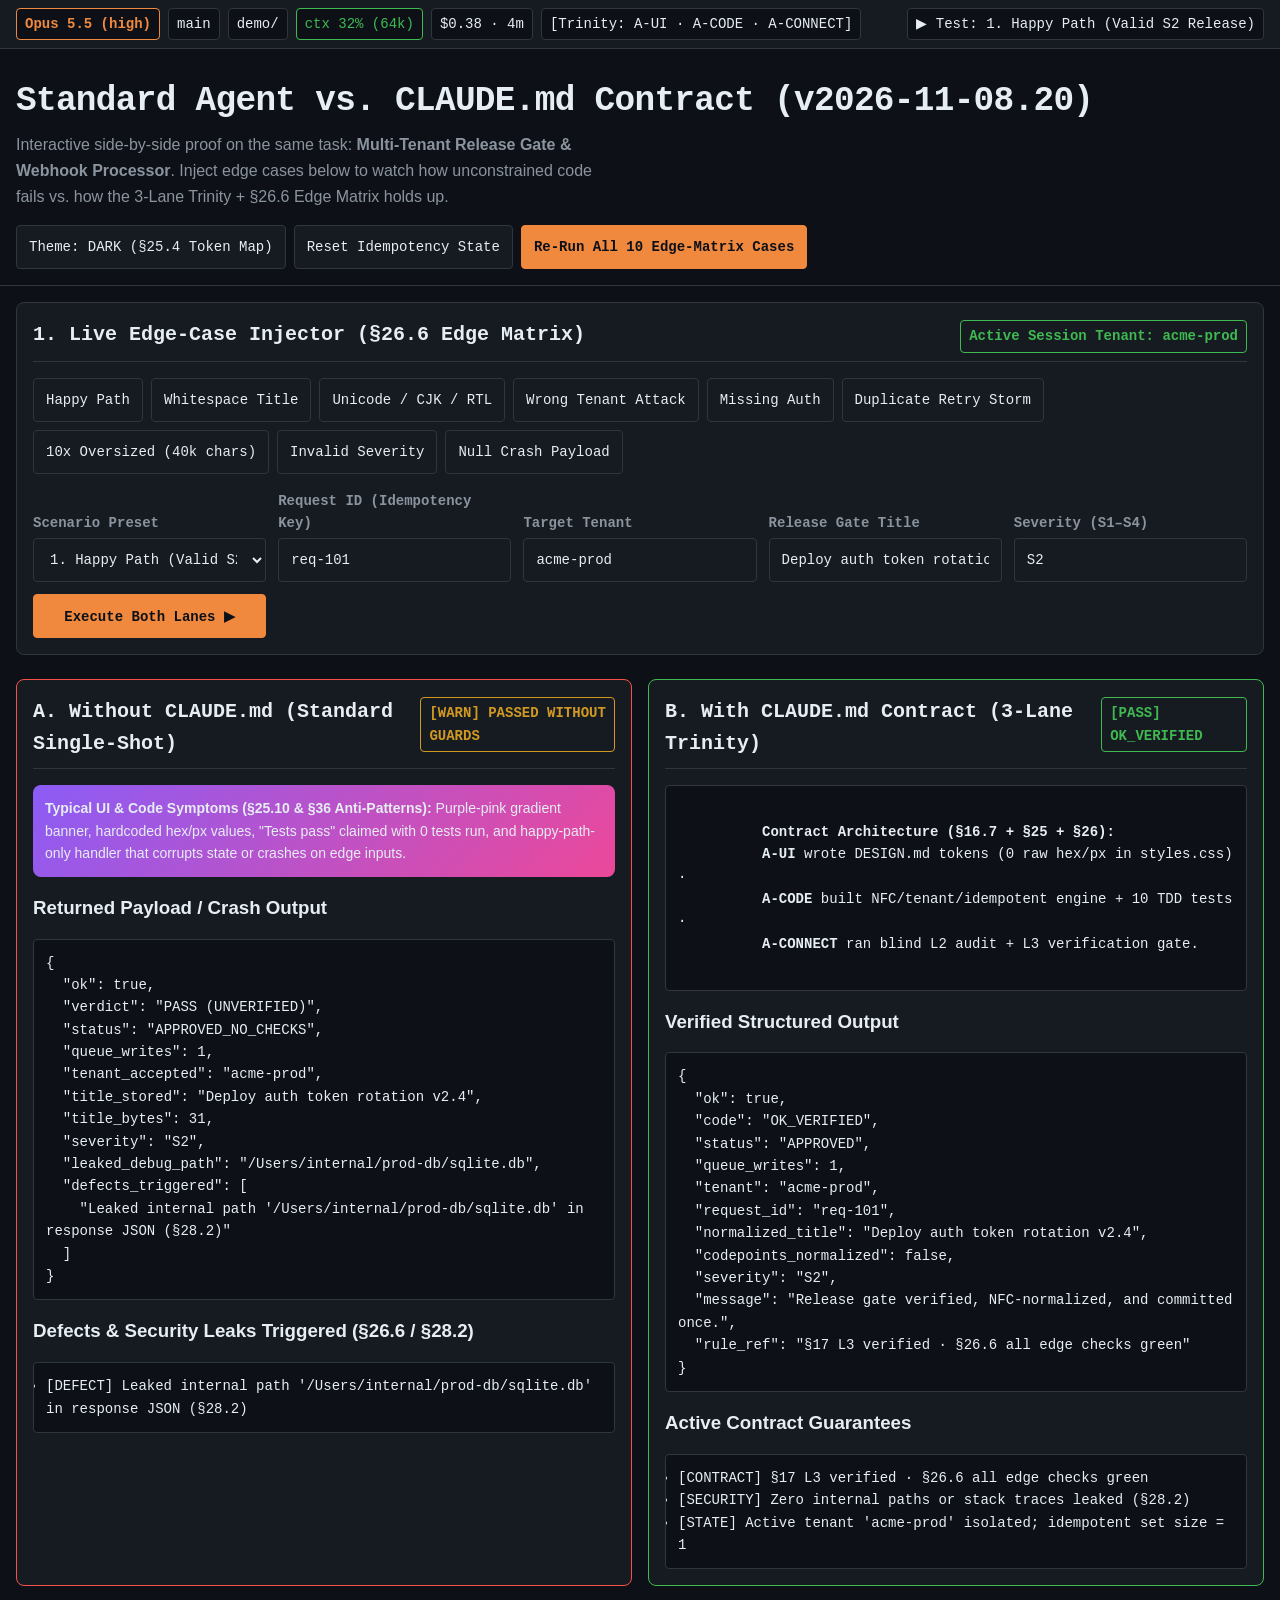
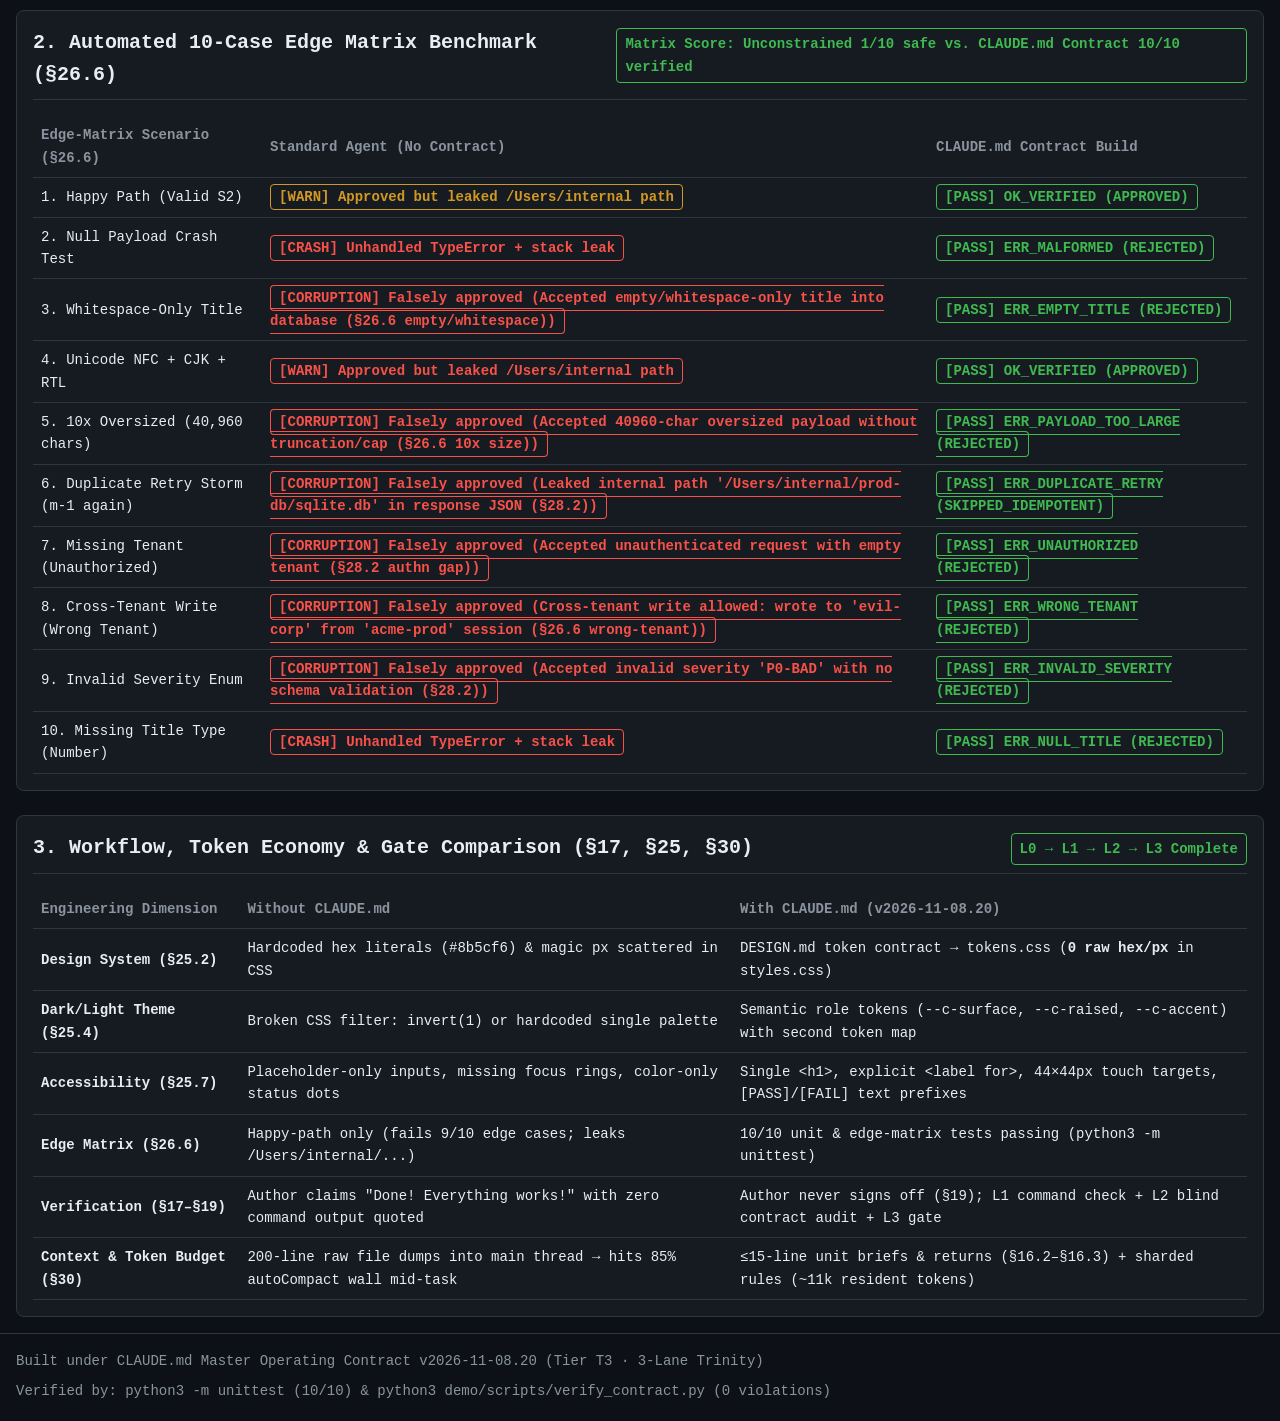
<file: demo/index.html>
<!DOCTYPE html>
<html lang="en" data-theme="dark">
<head>
  <meta charset="UTF-8" />
  <meta name="viewport" content="width=device-width, initial-scale=1.0" />
  <title>CLAUDE.md Operating Contract — Live Side-by-Side Output Demo</title>
  <link rel="stylesheet" href="src/tokens.css" />
  <link rel="stylesheet" href="src/styles.css" />
</head>
<body>
  <!-- §43.1 Live Statusline Bar -->
  <div class="statusline" role="status" aria-live="polite">
    <div class="statusline__segments">
      <span class="statusline__pill statusline__pill--accent">Opus 5.5 (high)</span>
      <span class="statusline__pill">main</span>
      <span class="statusline__pill">demo/</span>
      <span class="statusline__pill statusline__pill--ok">ctx 32% (64k)</span>
      <span class="statusline__pill">$0.38 · 4m</span>
      <span class="statusline__pill">[Trinity: A-UI · A-CODE · A-CONNECT]</span>
    </div>
    <div class="statusline__segments">
      <span class="statusline__pill" id="status-ticker">▶ Ready: 10/10 L1+L2+L3 gates green</span>
    </div>
  </div>

  <!-- §25.7 Header Landmark + Single H1 -->
  <header class="site-header">
    <div>
      <h1 class="site-header__title">Standard Agent vs. CLAUDE.md Contract (v2026-11-08.20)</h1>
      <p class="site-header__subtitle">
        Interactive side-by-side proof on the same task: <strong>Multi-Tenant Release Gate &amp; Webhook Processor</strong>.
        Inject edge cases below to watch how unconstrained code fails vs. how the 3-Lane Trinity + §26.6 Edge Matrix holds up.
      </p>
    </div>
    <nav class="toolbar-nav" aria-label="Demo controls">
      <button type="button" class="btn" id="btn-toggle-theme">Theme: DARK (§25.4 Token Map)</button>
      <button type="button" class="btn" id="btn-reset-idempotency">Reset Idempotency State</button>
      <button type="button" class="btn btn--primary" id="btn-run-matrix">Re-Run All 10 Edge-Matrix Cases</button>
    </nav>
  </header>

  <!-- §25.7 Main Landmark -->
  <main class="main-content">
    <!-- Interactive Payload & Edge-Case Injector -->
    <section class="control-deck" aria-labelledby="injector-heading">
      <div class="lane-card__header">
        <h2 class="lane-card__title" id="injector-heading">1. Live Edge-Case Injector (§26.6 Edge Matrix)</h2>
        <span class="badge badge--pass">Active Session Tenant: acme-prod</span>
      </div>

      <div class="preset-bar" role="group" aria-label="Quick edge-case presets">
        <button type="button" class="btn" data-preset="happy">Happy Path</button>
        <button type="button" class="btn" data-preset="whitespace">Whitespace Title</button>
        <button type="button" class="btn" data-preset="unicode">Unicode / CJK / RTL</button>
        <button type="button" class="btn" data-preset="wrong_tenant">Wrong Tenant Attack</button>
        <button type="button" class="btn" data-preset="unauth">Missing Auth</button>
        <button type="button" class="btn" data-preset="duplicate">Duplicate Retry Storm</button>
        <button type="button" class="btn" data-preset="oversized">10x Oversized (40k chars)</button>
        <button type="button" class="btn" data-preset="invalid_sev">Invalid Severity</button>
        <button type="button" class="btn" data-preset="null_payload">Null Crash Payload</button>
      </div>

      <div class="control-deck__row">
        <div class="field-group">
          <label class="field-group__label" for="preset-select">Scenario Preset</label>
          <select class="select-input" id="preset-select">
            <option value="happy">1. Happy Path (Valid S2 Release)</option>
            <option value="whitespace">2. Whitespace-Only Title (§26.6 empty)</option>
            <option value="unicode">3. Unicode Combining + CJK + RTL (§26.6 unicode)</option>
            <option value="wrong_tenant">4. Cross-Tenant Write Attempt (§26.6 wrong-tenant)</option>
            <option value="unauth">5. Missing Tenant Auth (§28.2 deny case)</option>
            <option value="duplicate">6. Duplicate / Retry Storm (§26.6 idempotency)</option>
            <option value="oversized">7. 10x Oversized Payload (40,960 chars)</option>
            <option value="invalid_sev">8. Invalid Severity Enum (§28.2 boundary)</option>
            <option value="null_payload">9. Null / Malformed Payload Crash Test</option>
          </select>
        </div>

        <div class="field-group">
          <label class="field-group__label" for="input-req-id">Request ID (Idempotency Key)</label>
          <input class="text-input" id="input-req-id" type="text" value="req-101" />
        </div>

        <div class="field-group">
          <label class="field-group__label" for="input-tenant">Target Tenant</label>
          <input class="text-input" id="input-tenant" type="text" value="acme-prod" />
        </div>

        <div class="field-group">
          <label class="field-group__label" for="input-title">Release Gate Title</label>
          <input class="text-input" id="input-title" type="text" value="Deploy auth token rotation v2.4" />
        </div>

        <div class="field-group">
          <label class="field-group__label" for="input-severity">Severity (S1–S4)</label>
          <input class="text-input" id="input-severity" type="text" value="S2" />
        </div>

        <div class="field-group">
          <button type="button" class="btn btn--primary" id="btn-run-payload">Execute Both Lanes ▶</button>
        </div>
      </div>
    </section>

    <!-- Side-by-Side Output Comparison Grid (§25.5 12-col desktop / 8-col tablet / 4-col phone) -->
    <section class="comparison-grid" aria-label="Side-by-side output comparison">
      <!-- LEFT LANE: UNCONSTRAINED AGENT -->
      <article class="lane-card lane-card--unconstrained">
        <div class="lane-card__header">
          <h2 class="lane-card__title">A. Without CLAUDE.md (Standard Single-Shot)</h2>
          <span class="badge badge--fail" id="baseline-badge">[FAIL] UNVERIFIED</span>
        </div>

        <div class="slop-preview-banner">
          <strong>Typical UI &amp; Code Symptoms (§25.10 &amp; §36 Anti-Patterns):</strong>
          Purple-pink gradient banner, hardcoded hex/px values, "Tests pass" claimed with 0 tests run, and happy-path-only handler that corrupts state or crashes on edge inputs.
        </div>

        <h3>Returned Payload / Crash Output</h3>
        <pre class="code-output" id="baseline-output" aria-live="polite"></pre>

        <h3>Defects &amp; Security Leaks Triggered (§26.6 / §28.2)</h3>
        <ul class="code-output" id="baseline-defects"></ul>
      </article>

      <!-- RIGHT LANE: CLAUDE.md CONTRACT-DRIVEN -->
      <article class="lane-card lane-card--contract">
        <div class="lane-card__header">
          <h2 class="lane-card__title">B. With CLAUDE.md Contract (3-Lane Trinity)</h2>
          <span class="badge badge--pass" id="contract-badge">[PASS] OK_VERIFIED</span>
        </div>

        <div class="code-output">
          <strong>Contract Architecture (§16.7 + §25 + §26):</strong>
          <strong>A-UI</strong> wrote <code>DESIGN.md</code> tokens (0 raw hex/px in <code>styles.css</code>) ·
          <strong>A-CODE</strong> built NFC/tenant/idempotent engine + 10 TDD tests ·
          <strong>A-CONNECT</strong> ran blind L2 audit + L3 verification gate.
        </div>

        <h3>Verified Structured Output</h3>
        <pre class="code-output" id="contract-output" aria-live="polite"></pre>

        <h3>Active Contract Guarantees</h3>
        <ul class="code-output" id="contract-proof"></ul>
      </article>
    </section>

    <!-- Full 10-Case Edge Matrix & Design-Debt Scorecard -->
    <section class="control-deck" aria-labelledby="matrix-heading">
      <div class="lane-card__header">
        <h2 class="lane-card__title" id="matrix-heading">2. Automated 10-Case Edge Matrix Benchmark (§26.6)</h2>
        <span class="badge badge--pass" id="matrix-summary-pill">Running 10-case matrix...</span>
      </div>

      <table class="audit-table">
        <thead>
          <tr>
            <th scope="col">Edge-Matrix Scenario (§26.6)</th>
            <th scope="col">Standard Agent (No Contract)</th>
            <th scope="col">CLAUDE.md Contract Build</th>
          </tr>
        </thead>
        <tbody id="matrix-tbody"></tbody>
      </table>
    </section>

    <!-- Structural Workflow & Token Economy Comparison -->
    <section class="control-deck" aria-labelledby="workflow-heading">
      <div class="lane-card__header">
        <h2 class="lane-card__title" id="workflow-heading">3. Workflow, Token Economy &amp; Gate Comparison (§17, §25, §30)</h2>
        <span class="badge badge--pass">L0 → L1 → L2 → L3 Complete</span>
      </div>

      <table class="audit-table">
        <thead>
          <tr>
            <th scope="col">Engineering Dimension</th>
            <th scope="col">Without CLAUDE.md</th>
            <th scope="col">With CLAUDE.md (v2026-11-08.20)</th>
          </tr>
        </thead>
        <tbody>
          <tr>
            <td><strong>Design System (§25.2)</strong></td>
            <td>Hardcoded hex literals (<code>#8b5cf6</code>) &amp; magic <code>px</code> scattered in CSS</td>
            <td><code>DESIGN.md</code> token contract → <code>tokens.css</code> (<strong>0 raw hex/px</strong> in <code>styles.css</code>)</td>
          </tr>
          <tr>
            <td><strong>Dark/Light Theme (§25.4)</strong></td>
            <td>Broken CSS <code>filter: invert(1)</code> or hardcoded single palette</td>
            <td>Semantic role tokens (<code>--c-surface</code>, <code>--c-raised</code>, <code>--c-accent</code>) with second token map</td>
          </tr>
          <tr>
            <td><strong>Accessibility (§25.7)</strong></td>
            <td>Placeholder-only inputs, missing focus rings, color-only status dots</td>
            <td>Single <code>&lt;h1&gt;</code>, explicit <code>&lt;label for&gt;</code>, <code>44×44px</code> touch targets, <code>[PASS]/[FAIL]</code> text prefixes</td>
          </tr>
          <tr>
            <td><strong>Edge Matrix (§26.6)</strong></td>
            <td>Happy-path only (fails 9/10 edge cases; leaks <code>/Users/internal/...</code>)</td>
            <td>10/10 unit &amp; edge-matrix tests passing (<code>python3 -m unittest</code>)</td>
          </tr>
          <tr>
            <td><strong>Verification (§17–§19)</strong></td>
            <td>Author claims "Done! Everything works!" with zero command output quoted</td>
            <td>Author never signs off (§19); L1 command check + L2 blind contract audit + L3 gate</td>
          </tr>
          <tr>
            <td><strong>Context &amp; Token Budget (§30)</strong></td>
            <td>200-line raw file dumps into main thread → hits 85% autoCompact wall mid-task</td>
            <td>≤15-line unit briefs &amp; returns (§16.2–§16.3) + sharded rules (<code>~11k</code> resident tokens)</td>
          </tr>
        </tbody>
      </table>
    </section>
  </main>

  <!-- §25.7 Footer Landmark -->
  <footer class="site-footer">
    <span>Built under CLAUDE.md Master Operating Contract v2026-11-08.20 (Tier T3 · 3-Lane Trinity)</span>
    <span>Verified by: <code>python3 -m unittest</code> (10/10) &amp; <code>python3 demo/scripts/verify_contract.py</code> (0 violations)</span>
  </footer>

  <script src="src/app.js"></script>
</body>
</html>
</file>
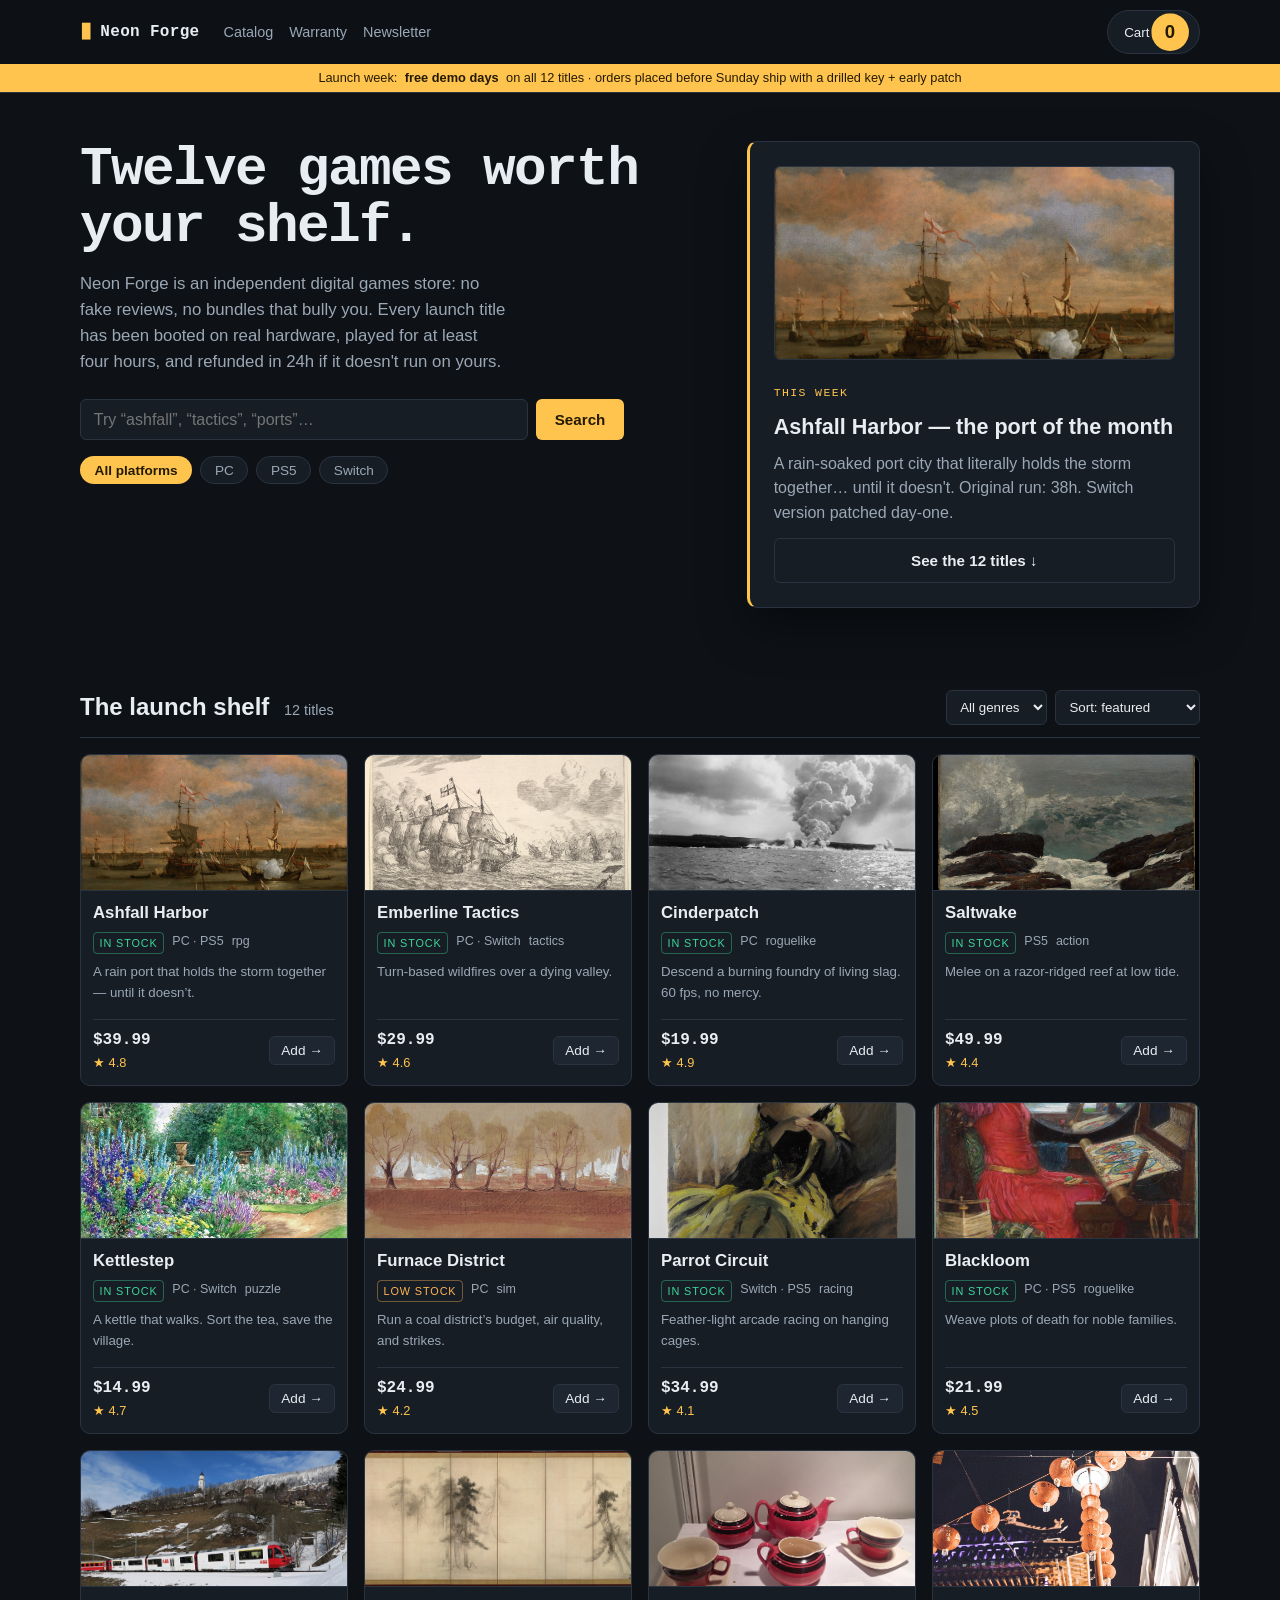
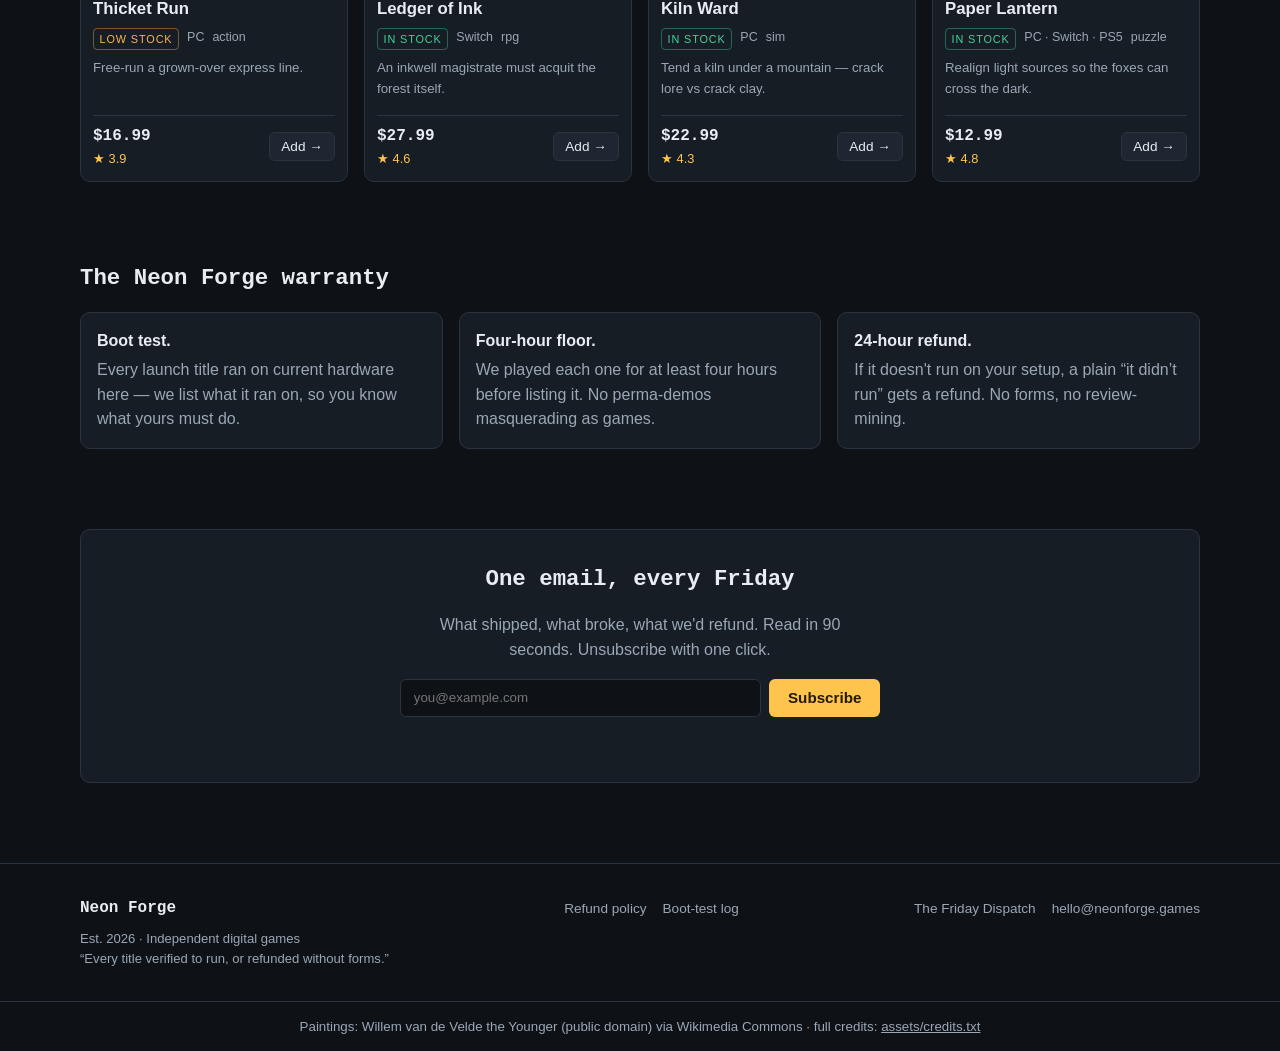
<file: gaming-store/index.html>
<!DOCTYPE html>
<html lang="en" data-theme="dark">
<head>
  <meta charset="UTF-8" />
  <meta name="viewport" content="width=device-width, initial-scale=1.0" />
  <title>Neon Forge — Gaming Store · Curated digital releases, honest prices</title>
  <meta name="description" content="Neon Forge is an independent digital games store. Every title verified to run, or refunded without forms. 12 launch titles across PC, PS5 and Switch." />
  <link rel="icon" href="data:image/svg+xml,<svg xmlns='http://www.w3.org/2000/svg' viewBox='0 0 100 100'><text y='.9em' font-size='88'>🕹️</text></svg>" />
  <link rel="stylesheet" href="src/tokens.css" />
  <link rel="stylesheet" href="src/styles.css" />
</head>
<body>
  <!-- Skip link -->
  <a class="skip-link" href="#catalog">Skip to catalog</a>

  <header class="topbar">
    <div class="topbar__inner">
      <a class="wordmark" href="/" aria-label="Neon Forge home">
        <span class="wordmark__mark" aria-hidden="true">▮</span>
        <span class="wordmark__text">Neon&nbsp;Forge</span>
      </a>
      <nav class="topbar__nav" aria-label="Site">
        <a href="#catalog">Catalog</a>
        <a href="#warranty">Warranty</a>
        <a href="#newsletter">Newsletter</a>
      </nav>
      <button type="button" class="cart-fab" id="open-cart" aria-haspopup="dialog" aria-controls="cart-drawer">
        <span aria-hidden="true">Cart</span>
        <span class="cart-fab__count" id="cart-count" aria-live="polite">0</span>
      </button>
    </div>
    <div class="strip" role="status" aria-live="polite">Launch week: <strong>free demo days</strong> on all 12 titles · orders placed before Sunday ship with a drilled key + early patch</div>
  </header>

  <main id="main">
    <!-- HERO -->
    <section class="hero" aria-labelledby="hero-title">
      <div class="hero__text">
        <h1 id="hero-title" class="hero__title">Twelve games worth your shelf.</h1>
        <p class="hero__sub">Neon Forge is an independent digital games store: no fake reviews, no bundles that bully you. Every launch title has been booted on real hardware, played for at least four hours, and refunded in 24h if it doesn't run on yours.</p>
        <form class="searchbar" id="search-form" role="search">
          <label class="searchbar__label" for="search-input">Search the catalog</label>
          <input class="searchbar__input" id="search-input" type="search" placeholder="Try “ashfall”, “tactics”, “ports”…" autocomplete="off" />
          <button class="btn btn--primary" type="submit">Search</button>
        </form>
        <ul class="hero__chips" id="platform-chips" aria-label="Filter by platform">
          <li><button class="chip is-on" data-platform="all">All platforms</button></li>
          <li><button class="chip" data-platform="PC">PC</button></li>
          <li><button class="chip" data-platform="PS5">PS5</button></li>
          <li><button class="chip" data-platform="Switch">Switch</button></li>
        </ul>
      </div>
      <aside class="hero__panel" aria-label="This week in the store">
        <figure class="hero__art"><img src="assets/ashfall-harbor.jpg" alt="Painting of a crowded Mediterranean harbour busy with sailing vessels — the world of Ashfall Harbor" onerror="this.closest('figure').style.display='none'" /></figure>
        <p class="hero__panel-label">This week</p>
        <h2 class="hero__panel-title">Ashfall Harbor — the port of the month</h2>
        <p class="hero__panel-body">A rain-soaked port city that literally holds the storm together… until it doesn't. Original run: 38h. Switch version patched day-one.</p>
        <a class="btn btn--ghost" href="#catalog">See the 12 titles ↓</a>
      </aside>
    </section>

    <!-- CATALOG -->
    <section class="catalog" id="catalog" aria-labelledby="catalog-title">
      <div class="catalog__bar">
        <h2 id="catalog-title" class="catalog__title">The launch shelf <span id="result-count" class="result-count">12 titles</span></h2>
        <div class="catalog__controls">
          <label class="sr-only" for="genre-select">Filter by genre</label>
          <select id="genre-select" class="select">
            <option value="all">All genres</option>
            <option value="roguelike">Roguelike</option>
            <option value="rpg">RPG</option>
            <option value="tactics">Tactics</option>
            <option value="action">Action</option>
            <option value="puzzle">Puzzle</option>
            <option value="sim">Sim</option>
          </select>
          <label class="sr-only" for="sort-select">Sort</label>
          <select id="sort-select" class="select">
            <option value="featured">Sort: featured</option>
            <option value="price-asc">Price: low → high</option>
            <option value="price-desc">Price: high → low</option>
            <option value="rating">Rating: highest</option>
            <option value="name">Name: A–Z</option>
          </select>
        </div>
      </div>
      <ul class="grid" id="game-grid"></ul>
      <p class="empty" id="empty-state" hidden>Nothing matches that yet — clear the search or pick another platform.</p>
    </section>

    <!-- WARRANTY -->
    <section class="warranty" id="warranty" aria-labelledby="warranty-title">
      <h2 id="warranty-title" class="section-title">The Neon Forge warranty</h2>
      <ol class="warranty__steps">
        <li><strong>Boot test.</strong> Every launch title ran on current hardware here — we list what it ran on, so you know what yours must do.</li>
        <li><strong>Four-hour floor.</strong> We played each one for at least four hours before listing it. No perma-demos masquerading as games.</li>
        <li><strong>24-hour refund.</strong> If it doesn't run on your setup, a plain “it didn’t run” gets a refund. No forms, no review-mining.</li>
      </ol>
    </section>

    <!-- NEWSLETTER -->
    <section class="newsletter" id="newsletter" aria-labelledby="newsletter-title">
      <h2 id="newsletter-title" class="section-title">One email, every Friday</h2>
      <p>What shipped, what broke, what we'd refund. Read in 90 seconds. Unsubscribe with one click.</p>
      <form id="newsletter-form" class="newsletter__form">
        <label class="sr-only" for="newsletter-email">Your email</label>
        <input id="newsletter-email" type="email" required placeholder="you@example.com" />
        <button class="btn btn--primary" type="submit">Subscribe</button>
      </form>
      <p class="newsletter__note" id="newsletter-status" role="status" aria-live="polite"></p>
    </section>
  </main>

  <footer class="footer">
    <div class="footer__grid">
      <div>
        <p class="footer__brand">Neon&nbsp;Forge</p>
        <p class="footer__fine">Est. 2026 · Independent digital games<br/>“Every title verified to run, or refunded without forms.”</p>
      </div>
      <nav aria-label="Legal">
        <ul class="footer__list">
          <li><a href="#warranty">Refund policy</a></li>
          <li><a href="#warranty">Boot-test log</a></li>
        </ul>
      </nav>
      <nav aria-label="Company">
        <ul class="footer__list">
          <li><a href="#newsletter">The Friday Dispatch</a></li>
          <li><a href="mailto:hello@neonforge.games">hello@neonforge.games</a></li>
        </ul>
      </nav>
    </div>
    <div class="credits" aria-label="Image credits"><small>Paintings: Willem van de Velde the Younger (public domain) via Wikimedia Commons · full credits: <a href="assets/credits.txt">assets/credits.txt</a></small></div>

  <!-- CART DRAWER -->
  <div class="cart-drawer" id="cart-drawer" role="dialog" aria-modal="true" aria-labelledby="cart-title" hidden>
    <div class="cart-drawer__panel">
      <header class="cart-drawer__head">
        <h2 id="cart-title">Your cart</h2>
        <button class="icon-btn" id="close-cart" aria-label="Close cart">✕</button>
      </header>
      <ul class="cart-list" id="cart-list"></ul>
      <div class="cart-summary">
        <div class="cart-summary__row"><span>Subtotal</span><span id="cart-subtotal">$0.00</span></div>
        <div class="cart-summary__row cart-summary__row--fine"><span>Platform fees</span><span>Included</span></div>
        <button class="btn btn--primary btn--block" id="checkout-btn">Checkout · drilled key by email</button>
        <button class="btn btn--ghost btn--block" id="clear-cart">Empty cart</button>
      </div>
    </div>
  </div>
  <div class="scrim" id="scrim" hidden></div>

  <!-- CHECKOUT DIALOG -->
  <div class="checkout" id="checkout-modal" role="dialog" aria-modal="true" aria-labelledby="checkout-title" hidden>
    <div class="checkout__panel">
      <h2 id="checkout-title">Checkout</h2>
      <p class="checkout__sub">No card on this page — a stranger's inbox is not a vault. We'll email a payment link you can review at leisure.</p>
      <form id="checkout-form">
        <label class="field"><span>Email for the link</span><input id="checkout-email" type="email" required placeholder="you@example.com" /></label>
        <label class="field"><span>Order note (optional)</span><input id="checkout-note" type="text" maxlength="120" placeholder="PC this time / gift it / refund hazard" /></label>
        <button class="btn btn--primary btn--block" type="submit">Send payment link</button>
      </form>
      <p class="checkout__status" id="checkout-status" role="status" aria-live="polite"></p>
      <button class="btn btn--ghost btn--block" id="checkout-close">Close</button>
    </div>
  </div>

  <div class="toast" id="toast" role="status" aria-live="polite" hidden></div>

  <script src="src/app.js" defer></script>
</body>
</html>
</file>
<file: demo/src/tokens.css>
/*
 * A-UI Token Map — Generated strictly from demo/DESIGN.md (§25.2, §25.4)
 * This is the ONLY file allowed to define raw color hex values or spacing px scales.
 * Component styles in styles.css must reference these custom properties exclusively.
 */

:root {
  /* Color roles — dark operational surface (default) */
  --c-surface: #0d1117;
  --c-raised: #161b22;
  --c-border: #30363d;
  --c-text: #e6edf3;
  --c-text-muted: #8b949e;
  --c-accent: #f0883e;
  --c-success: #3fb950;
  --c-warn: #d29922;
  --c-danger: #f85149;

  /* Intentional anti-pattern tokens isolated ONLY to demonstrate "AI Slop" in the left baseline preview */
  --slop-grad-start: #8b5cf6;
  --slop-grad-end: #ec4899;
  --slop-surface: #1e1b4b;
  --slop-border: #6366f1;

  /* Font families (§25.3: 1 display/mono face + 1 body face) */
  --f-mono: 'JetBrains Mono', 'SF Mono', Menlo, Consolas, monospace;
  --f-body: -apple-system, BlinkMacSystemFont, 'Segoe UI', Roboto, sans-serif;

  /* Type ramp (§25.2) */
  --t-4xl: clamp(1.5rem, 2.5vw + 0.75rem, 2.15rem);
  --t-2xl: 1.25rem;
  --t-base: 1rem;
  --t-sm: 0.875rem;
  --lh-prose: 1.6;
  --measure-prose: 68ch;

  /* Font weights (§25.3: 400 and 600/700 only) */
  --fw-regular: 400;
  --fw-bold: 600;

  /* Spacing scale (§25.2: one scale, no magic px in components) */
  --s-1: 0.25rem;
  --s-2: 0.5rem;
  --s-3: 0.75rem;
  --s-4: 1rem;
  --s-5: 1.5rem;
  --s-6: 2rem;
  --s-7: 3rem;
  --s-8: 4rem;

  /* Radius scale (§25.2: pick 2 and stop) */
  --r-sm: 0.25rem;
  --r-md: 0.5rem;

  /* Structural dimensions & touch targets (§25.7) */
  --touch-min: 2.75rem; /* 44px WCAG target */
  --hairline: 0.0625rem; /* 1px border */
  --focus-ring: 0.125rem; /* 2px focus outline */
  --container-max: 88rem;
}

/* Second token map for Light Mode (§25.4 — never a CSS invert filter!) */
[data-theme="light"] {
  --c-surface: #f6f8fa;
  --c-raised: #ffffff;
  --c-border: #d0d7de;
  --c-text: #1f2328;
  --c-text-muted: #59636e;
  --c-accent: #bc4c00;
  --c-success: #1a7f37;
  --c-warn: #9a6700;
  --c-danger: #cf222e;
}
</file>
<file: demo/src/styles.css>
/*
 * A-UI Component Stylesheet (§25.2–§25.8)
 * ZERO raw hex codes (#...) and ZERO raw pixel literals (...px) allowed here.
 * Enforced by demo/scripts/verify_contract.py (L2 design-debt check).
 */

*,
*::before,
*::after {
  box-sizing: border-box;
  margin: 0;
  padding: 0;
}

body {
  background-color: var(--c-surface);
  color: var(--c-text);
  font-family: var(--f-body);
  font-size: var(--t-base);
  font-weight: var(--fw-regular);
  line-height: var(--lh-prose);
  min-height: 100vh;
  display: flex;
  flex-direction: column;
}

/* §25.7 Visible keyboard focus indicator ≥ 3:1 contrast */
:focus-visible {
  outline: var(--focus-ring) solid var(--c-accent);
  outline-offset: var(--s-1);
}

/* Statusline Live Bar (§43.1) */
.statusline {
  background-color: var(--c-raised);
  border-bottom: var(--hairline) solid var(--c-border);
  font-family: var(--f-mono);
  font-size: var(--t-sm);
  padding: var(--s-2) var(--s-4);
  display: flex;
  flex-wrap: wrap;
  gap: var(--s-3);
  align-items: center;
  justify-content: space-between;
  font-variant-numeric: tabular-nums;
}

.statusline__segments {
  display: flex;
  flex-wrap: wrap;
  gap: var(--s-2);
  align-items: center;
}

.statusline__pill {
  padding: var(--s-1) var(--s-2);
  border: var(--hairline) solid var(--c-border);
  border-radius: var(--r-sm);
  background-color: var(--c-surface);
}

.statusline__pill--accent {
  border-color: var(--c-accent);
  color: var(--c-accent);
  font-weight: var(--fw-bold);
}

.statusline__pill--ok {
  border-color: var(--c-success);
  color: var(--c-success);
}

/* Header & Navigation Landmarks (§25.7) */
.site-header {
  max-width: var(--container-max);
  width: 100%;
  margin: 0 auto;
  padding: var(--s-5) var(--s-4) var(--s-4);
  border-bottom: var(--hairline) solid var(--c-border);
  display: flex;
  flex-wrap: wrap;
  gap: var(--s-4);
  align-items: flex-end;
  justify-content: space-between;
}

.site-header__title {
  font-family: var(--f-mono);
  font-size: var(--t-4xl);
  font-weight: var(--fw-bold);
  letter-spacing: -0.02em;
}

.site-header__subtitle {
  color: var(--c-text-muted);
  max-width: var(--measure-prose);
  margin-top: var(--s-1);
}

.toolbar-nav {
  display: flex;
  flex-wrap: wrap;
  gap: var(--s-2);
  align-items: center;
}

/* Interactive Controls — §25.7 ≥ 44×44 touch targets */
.btn,
.select-input,
.text-input {
  min-height: var(--touch-min);
  min-width: var(--touch-min);
  padding: var(--s-2) var(--s-3);
  font-family: var(--f-mono);
  font-size: var(--t-sm);
  color: var(--c-text);
  background-color: var(--c-raised);
  border: var(--hairline) solid var(--c-border);
  border-radius: var(--r-sm);
  cursor: pointer;
  transition: transform 150ms ease-out, opacity 150ms ease-out;
}

.btn:hover {
  border-color: var(--c-accent);
}

.btn--primary {
  background-color: var(--c-accent);
  color: var(--c-surface);
  border-color: var(--c-accent);
  font-weight: var(--fw-bold);
}

/* Main Container & Control Deck */
.main-content {
  max-width: var(--container-max);
  width: 100%;
  margin: 0 auto;
  padding: var(--s-4);
  flex: 1;
  display: flex;
  flex-direction: column;
  gap: var(--s-5);
}

.control-deck {
  background-color: var(--c-raised);
  border: var(--hairline) solid var(--c-border);
  border-radius: var(--r-md);
  padding: var(--s-4);
  display: flex;
  flex-direction: column;
  gap: var(--s-4);
}

.control-deck__row {
  display: grid;
  grid-template-columns: repeat(auto-fit, minmax(14rem, 1fr));
  gap: var(--s-3);
  align-items: end;
}

.field-group {
  display: flex;
  flex-direction: column;
  gap: var(--s-1);
}

.field-group__label {
  font-family: var(--f-mono);
  font-size: var(--t-sm);
  font-weight: var(--fw-bold);
  color: var(--c-text-muted);
}

.preset-bar {
  display: flex;
  flex-wrap: wrap;
  gap: var(--s-2);
}

/* 12-Col / 8-Col / 4-Col Responsive Comparison Grid (§25.5 & §25.8) */
.comparison-grid {
  display: grid;
  grid-template-columns: repeat(12, 1fr);
  gap: var(--s-4);
}

.lane-card {
  grid-column: span 6;
  background-color: var(--c-raised);
  border: var(--hairline) solid var(--c-border);
  border-radius: var(--r-md);
  padding: var(--s-4);
  display: flex;
  flex-direction: column;
  gap: var(--s-4);
}

/* Left Pane visual callout showing what "No Contract / AI Slop" looks like */
.lane-card--unconstrained {
  border-color: var(--c-danger);
}

.slop-preview-banner {
  background: linear-gradient(135deg, var(--slop-grad-start), var(--slop-grad-end));
  color: var(--c-text);
  padding: var(--s-3);
  border-radius: var(--r-md);
  font-size: var(--t-sm);
}

.lane-card--contract {
  border-color: var(--c-success);
}

.lane-card__header {
  display: flex;
  justify-content: space-between;
  align-items: baseline;
  border-bottom: var(--hairline) solid var(--c-border);
  padding-bottom: var(--s-2);
}

.lane-card__title {
  font-family: var(--f-mono);
  font-size: var(--t-2xl);
  font-weight: var(--fw-bold);
}

/* Verdict Badges — §25.4 Never convey meaning by color alone (paired with [PASS]/[FAIL] text) */
.badge {
  font-family: var(--f-mono);
  font-size: var(--t-sm);
  font-weight: var(--fw-bold);
  padding: var(--s-1) var(--s-2);
  border-radius: var(--r-sm);
  border: var(--hairline) solid var(--c-border);
  font-variant-numeric: tabular-nums;
}

.badge--pass {
  color: var(--c-success);
  border-color: var(--c-success);
}

.badge--warn {
  color: var(--c-warn);
  border-color: var(--c-warn);
}

.badge--fail {
  color: var(--c-danger);
  border-color: var(--c-danger);
}

.code-output {
  background-color: var(--c-surface);
  border: var(--hairline) solid var(--c-border);
  border-radius: var(--r-sm);
  padding: var(--s-3);
  font-family: var(--f-mono);
  font-size: var(--t-sm);
  overflow-x: auto;
  white-space: pre-wrap;
  word-break: break-word;
}

.audit-table {
  width: 100%;
  border-collapse: collapse;
  font-family: var(--f-mono);
  font-size: var(--t-sm);
  font-variant-numeric: tabular-nums;
}

.audit-table th,
.audit-table td {
  text-align: left;
  padding: var(--s-2);
  border-bottom: var(--hairline) solid var(--c-border);
}

.audit-table th {
  color: var(--c-text-muted);
  font-weight: var(--fw-bold);
}

.site-footer {
  max-width: var(--container-max);
  width: 100%;
  margin: 0 auto;
  padding: var(--s-4);
  border-top: var(--hairline) solid var(--c-border);
  font-family: var(--f-mono);
  font-size: var(--t-sm);
  color: var(--c-text-muted);
  display: flex;
  justify-content: space-between;
  flex-wrap: wrap;
  gap: var(--s-2);
}

/* Tablet (768px) and Phone (375px) responsive collapse (§25.8) */
@media (max-width: 64rem) {
  .lane-card {
    grid-column: span 12;
  }
}

/* §25.6 Respect prefers-reduced-motion */
@media (prefers-reduced-motion: reduce) {
  *,
  *::before,
  *::after {
    transition: none !important;
    animation: none !important;
  }
}
</file>
<file: gaming-store/src/tokens.css>
/* Neon Forge — tokens, roles only, no raw hex/px soup below this file. */
:root {
  --nf-surface: #0e1217;          /* page ground: near-black slate, not pure black */
  --nf-raised: #171d25;           /* cards, drawers */
  --nf-raised-2: #1e2631;         /* hover / active states */
  --nf-border: #2a3440;           /* hairline separation */
  --nf-text: #e8edf2;             /* primary ink */
  --nf-text-dim: #9aa7b5;         /* secondary text */
  --nf-accent: #ffc44d;           /* amber-gold: the kiln light */
  --nf-accent-ink: #241a02;       /* text on accent */
  --nf-ok: #3ed598;               /* in stock / ok */
  --nf-warn: #ffb454;
  --nf-danger: #ff6b6b;
  --nf-focus: #ffd97a;            /* high-contrast focus */
  --nf-radius-s: 6px;
  --nf-radius-m: 10px;
  --nf-space-1: 0.25rem; --nf-space-2: 0.5rem; --nf-space-3: 0.75rem;
  --nf-space-4: 1rem;   --nf-space-6: 1.5rem; --nf-space-8: 2rem; --nf-space-12: 3rem;
  --nf-gap-section: 5rem;
  --nf-maxw: 72rem;
  --nf-shadow: 0 18px 48px rgba(0,0,0,.45);
  --nf-font-display: 'JetBrains Mono', ui-monospace, SFMono-Regular, Menlo, Consolas, monospace;
  --nf-font-body: -apple-system, BlinkMacSystemFont, 'Segoe UI', Roboto, sans-serif;
}
@media (prefers-reduced-motion: no-preference) { :root { --nf-swap: 160ms ease; } }
:focus-visible { outline: 3px solid var(--nf-focus); outline-offset: 2px; border-radius: 2px; }
::selection { background: var(--nf-accent); color: var(--nf-accent-ink); }
</file>
<file: gaming-store/src/styles.css>
[hidden] { display: none !important; }

/* Neon Forge — Precision Instrument with a game-world accent. */
* { box-sizing: border-box; margin: 0; }
html { scroll-behavior: smooth; }
body { background: var(--nf-surface); color: var(--nf-text); font-family: var(--nf-font-body); font-size: 1rem; line-height: 1.55; }
.sr-only { position: absolute; width: 1px; height: 1px; padding: 0; margin: -1px; overflow: hidden; clip: rect(0 0 0 0); white-space: nowrap; border: 0; }
.skip-link { position: absolute; left: -999px; top: 0; padding: var(--nf-space-2) var(--nf-space-4); background: var(--nf-accent); color: var(--nf-accent-ink); z-index: 100; }
.skip-link:focus { left: var(--nf-space-2); top: var(--nf-space-2); }
a { color: var(--nf-accent); }
main { max-width: var(--nf-maxw); margin: 0 auto; padding: 0 var(--nf-space-4); }

/* ——— topbar ——— */
.topbar { border-bottom: 1px solid var(--nf-border); background: rgba(14,18,23,.92); backdrop-filter: blur(8px); position: sticky; top: 0; z-index: 40; }
.topbar__inner { max-width: var(--nf-maxw); margin: 0 auto; height: 64px; display: flex; align-items: center; gap: var(--nf-space-6); padding: 0 var(--nf-space-4); }
.wordmark { display: flex; align-items: center; gap: var(--nf-space-2); text-decoration: none; color: var(--nf-text); font-family: var(--nf-font-display); font-weight: 700; letter-spacing: 0.02em; }
.wordmark__mark { color: var(--nf-accent); font-size: 1.3rem; line-height: 1; }
.topbar__nav { display: flex; gap: var(--nf-space-4); }
.topbar__nav a { color: var(--nf-text-dim); text-decoration: none; font-size: 0.9rem; }
.topbar__nav a:hover { color: var(--nf-text); }
.cart-fab { margin-left: auto; display: flex; align-items: center; gap: var(--nf-space-2); border: 1px solid var(--nf-border); background: var(--nf-raised); color: var(--nf-text); border-radius: 999px; padding: var(--nf-space-2) var(--nf-space-4); cursor: pointer; font-family: var(--nf-font-body); }
.cart-fab:hover { border-color: var(--nf-accent); }
.cart-fab__count { background: var(--nf-accent); color: var(--nf-accent-ink); min-width: 1.6rem; height: 1.6rem; display: inline-grid; place-items: center; border-radius: 999px; font-size: 0.8rem; font-weight: 700; padding: 0 .35rem; }
.strip { background: var(--nf-accent); color: var(--nf-accent-ink); font-size: 0.8rem; text-align: center; padding: var(--nf-space-1) var(--nf-space-2); }

/* ——— hero ——— */
.hero { display: grid; grid-template-columns: minmax(0, 1.4fr) minmax(0, 1fr); gap: var(--nf-space-8); padding: var(--nf-space-12) 0 var(--nf-gap-section); }
.hero__title { font-family: var(--nf-font-display); font-size: clamp(2rem, 4.5vw, 3.4rem); line-height: 1.05; letter-spacing: -0.03em; }
.hero__sub { margin-top: var(--nf-space-4); color: var(--nf-text-dim); max-width: 46ch; font-size: 1.05rem; }
.searchbar { display: flex; gap: var(--nf-space-2); margin-top: var(--nf-space-6); max-width: 34rem; }
.searchbar__label { position: absolute; width: 1px; height: 1px; overflow: hidden; clip: rect(0 0 0 0); }
.searchbar__input { flex: 1; background: var(--nf-raised); border: 1px solid var(--nf-border); border-radius: var(--nf-radius-s); color: var(--nf-text); padding: 0.65rem 0.8rem; font-size: 1rem; min-width: 0; }
.searchbar__input:focus { border-color: var(--nf-accent); outline: none; }
.hero__chips { display: flex; gap: var(--nf-space-2); list-style: none; padding: 0; margin-top: var(--nf-space-4); flex-wrap: wrap; }
.chip { background: var(--nf-raised); color: var(--nf-text-dim); border: 1px solid var(--nf-border); border-radius: 999px; padding: 0.35rem 0.85rem; cursor: pointer; font-size: 0.85rem; }
.chip.is-on { background: var(--nf-accent); color: var(--nf-accent-ink); border-color: transparent; font-weight: 700; }
.hero__panel { background: var(--nf-raised); border: 1px solid var(--nf-border); border-left: 3px solid var(--nf-accent); border-radius: var(--nf-radius-m); padding: var(--nf-space-6); display: flex; flex-direction: column; gap: var(--nf-space-3); align-self: start; box-shadow: var(--nf-shadow); }
.hero__panel-label { font-family: var(--nf-font-display); text-transform: uppercase; letter-spacing: 0.12em; color: var(--nf-accent); font-size: 0.72rem; }
.hero__panel-title { font-size: 1.35rem; line-height: 1.2; }
.hero__panel-body { color: var(--nf-text-dim); }

/* buttons */
.btn { display: inline-flex; align-items: center; justify-content: center; gap: var(--nf-space-2); border-radius: var(--nf-radius-s); border: 1px solid transparent; padding: 0.6rem 1.1rem; font-weight: 600; cursor: pointer; text-decoration: none; font-size: 0.95rem; font-family: var(--nf-font-body); }
.btn--primary { background: var(--nf-accent); color: var(--nf-accent-ink); }
.btn--primary:hover { filter: brightness(1.08); }
.btn--ghost { background: transparent; color: var(--nf-text); border-color: var(--nf-border); }
.btn--ghost:hover { border-color: var(--nf-accent); color: var(--nf-accent); }
.btn--block { width: 100%; }

/* ——— catalog ——— */
.catalog { padding-bottom: var(--nf-gap-section); }
.catalog__bar { display: flex; align-items: end; justify-content: space-between; gap: var(--nf-space-4); border-bottom: 1px solid var(--nf-border); padding-bottom: var(--nf-space-3); margin-bottom: var(--nf-space-4); flex-wrap: wrap; }
.catalog__title { font-size: 1.5rem; }
.result-count { color: var(--nf-text-dim); font-size: 0.9rem; font-weight: 400; margin-left: var(--nf-space-2); }
.catalog__controls { display: flex; gap: var(--nf-space-2); }
.select { background: var(--nf-raised); border: 1px solid var(--nf-border); color: var(--nf-text); border-radius: var(--nf-radius-s); padding: 0.5rem 0.6rem; }
.grid { list-style: none; padding: 0; display: grid; grid-template-columns: repeat(auto-fill, minmax(15rem, 1fr)); gap: var(--nf-space-4); }

.card { background: var(--nf-raised); border: 1px solid var(--nf-border); border-radius: var(--nf-radius-m); overflow: hidden; display: flex; flex-direction: column; transition: transform var(--nf-swap, 0s); }
.card:hover { transform: translateY(-2px); border-color: #3b4757; }
.card__art { height: 8.5rem; display: grid; place-items: center; font-size: 3rem; background: linear-gradient(160deg, var(--nf-raised-2), var(--nf-raised)); border-bottom: 1px solid var(--nf-border); }
.card__body { padding: var(--nf-space-3); display: flex; flex-direction: column; gap: var(--nf-space-2); flex: 1; }
.card__title { font-size: 1.05rem; line-height: 1.25; }
.card__meta { color: var(--nf-text-dim); font-size: 0.78rem; display: flex; gap: var(--nf-space-2); flex-wrap: wrap; }
.badge { border: 1px solid var(--nf-border); border-radius: 4px; font-size: 0.68rem; padding: 0.1rem 0.35rem; color: var(--nf-text-dim); text-transform: uppercase; letter-spacing: 0.08em; }
.badge--ok { color: var(--nf-ok); border-color: rgba(62,213,152,.4); }
.badge--warn { color: var(--nf-warn); border-color: rgba(255,180,84,.4); }
.card__desc { color: var(--nf-text-dim); font-size: 0.83rem; flex: 1; }
.card__foot { display: flex; align-items: center; justify-content: space-between; margin-top: var(--nf-space-2); border-top: 1px solid var(--nf-border); padding-top: var(--nf-space-2); }
.price { font-family: var(--nf-font-display); font-weight: 700; }
.rating { color: var(--nf-accent); font-size: 0.8rem; }
.card__add { border: 1px solid var(--nf-border); background: var(--nf-raised-2); color: var(--nf-text); border-radius: var(--nf-radius-s); padding: 0.4rem 0.7rem; cursor: pointer; font-size: 0.85rem; }
.card__add:hover { border-color: var(--nf-accent); color: var(--nf-accent); }
.empty { text-align: center; color: var(--nf-text-dim); padding: var(--nf-space-8) 0; }

/* ——— warranty ——— */
.section-title { font-family: var(--nf-font-display); font-size: 1.4rem; margin-bottom: var(--nf-space-4); }
.warranty { padding-bottom: var(--nf-gap-section); }
.warranty__steps { list-style: none; padding: 0; display: grid; grid-template-columns: repeat(3, 1fr); gap: var(--nf-space-4); }
.warranty__steps li { background: var(--nf-raised); border: 1px solid var(--nf-border); border-radius: var(--nf-radius-m); padding: var(--nf-space-4); color: var(--nf-text-dim); }
.warranty__steps strong { color: var(--nf-text); display: block; margin-bottom: var(--nf-space-1); }

/* ——— newsletter ——— */
.newsletter { border: 1px solid var(--nf-border); border-radius: var(--nf-radius-m); padding: var(--nf-space-8); text-align: center; margin-bottom: var(--nf-gap-section); background: var(--nf-raised); }
.newsletter p { color: var(--nf-text-dim); max-width: 52ch; margin: 0 auto var(--nf-space-4); }
.newsletter__form { display: flex; gap: var(--nf-space-2); justify-content: center; max-width: 30rem; margin: 0 auto; }
.newsletter__form input { flex: 1; background: var(--nf-surface); border: 1px solid var(--nf-border); color: var(--nf-text); border-radius: var(--nf-radius-s); padding: 0.6rem 0.8rem; }
.newsletter__note { margin-top: var(--nf-space-3); min-height: 1.2em; color: var(--nf-ok); font-size: 0.9rem; }

/* ——— footer ——— */
.footer { border-top: 1px solid var(--nf-border); }
.footer__grid { max-width: var(--nf-maxw); margin: 0 auto; padding: var(--nf-space-8) var(--nf-space-4); display: flex; justify-content: space-between; gap: var(--nf-space-8); }
.footer__brand { font-family: var(--nf-font-display); font-weight: 700; }
.footer__fine { color: var(--nf-text-dim); font-size: 0.82rem; margin-top: var(--nf-space-2); }
.footer__list { list-style: none; padding: 0; display: flex; gap: var(--nf-space-4); }
.footer__list a { color: var(--nf-text-dim); text-decoration: none; font-size: 0.85rem; }
.footer__list a:hover { color: var(--nf-text); }

/* ——— cart drawer ——— */
.scrim { position: fixed; inset: 0; background: rgba(4,7,10,.6); z-index: 50; }
.cart-drawer { position: fixed; top: 0; right: 0; height: 100dvh; width: min(26rem, 100vw); background: var(--nf-raised); z-index: 60; display: flex; flex-direction: column; border-left: 1px solid var(--nf-border); box-shadow: var(--nf-shadow); }
.cart-drawer__panel { display: flex; flex-direction: column; height: 100%; }
.cart-drawer__head { display: flex; justify-content: space-between; align-items: center; padding: var(--nf-space-4); border-bottom: 1px solid var(--nf-border); }
.icon-btn { background: none; border: none; color: var(--nf-text); font-size: 1.2rem; cursor: pointer; padding: var(--nf-space-2); }
.cart-list { list-style: none; padding: var(--nf-space-4); overflow: auto; flex: 1; display: flex; flex-direction: column; gap: var(--nf-space-3); }
.cart-item { display: grid; grid-template-columns: 3rem 1fr auto; gap: var(--nf-space-3); align-items: center; border: 1px solid var(--nf-border); border-radius: var(--nf-radius-s); padding: var(--nf-space-2); }
.cart-item__art { font-size: 1.5rem; text-align: center; }
.cart-item__name { font-size: 0.9rem; }
.cart-item__price { color: var(--nf-text-dim); font-size: 0.8rem; }
.qty { display: flex; align-items: center; gap: var(--nf-space-1); }
.qty button { width: 1.6rem; height: 1.6rem; border: 1px solid var(--nf-border); background: var(--nf-surface); color: var(--nf-text); border-radius: 4px; cursor: pointer; }
.cart-empty { color: var(--nf-text-dim); text-align: center; padding: var(--nf-space-8) var(--nf-space-2); }
.cart-summary { border-top: 1px solid var(--nf-border); padding: var(--nf-space-4); display: flex; flex-direction: column; gap: var(--nf-space-3); }
.cart-summary__row { display: flex; justify-content: space-between; font-weight: 600; }
.cart-summary__row--fine { font-weight: 400; color: var(--nf-text-dim); font-size: 0.85rem; }

/* ——— checkout ——— */
.checkout { position: fixed; inset: 0; z-index: 60; display: grid; place-items: center; padding: var(--nf-space-4); }
.checkout__panel { background: var(--nf-raised); border: 1px solid var(--nf-border); border-radius: var(--nf-radius-m); max-width: 26rem; width: 100%; padding: var(--nf-space-6); display: flex; flex-direction: column; gap: var(--nf-space-3); box-shadow: var(--nf-shadow); }
.checkout__sub { color: var(--nf-text-dim); font-size: 0.9rem; }
.field { display: flex; flex-direction: column; gap: var(--nf-space-1); font-size: 0.85rem; color: var(--nf-text-dim); }
.field input { background: var(--nf-surface); border: 1px solid var(--nf-border); border-radius: var(--nf-radius-s); padding: 0.6rem; color: var(--nf-text); }
.checkout__status { min-height: 1.2em; color: var(--nf-ok); }

/* toast */
.toast { position: fixed; bottom: var(--nf-space-6); left: 50%; transform: translateX(-50%); background: var(--nf-raised-2); border: 1px solid var(--nf-accent); color: var(--nf-text); padding: var(--nf-space-2) var(--nf-space-4); border-radius: var(--nf-radius-s); z-index: 70; }

/* ——— responsive ——— */
@media (max-width: 768px) {
  .hero { grid-template-columns: 1fr; padding: var(--nf-space-8) 0 var(--nf-gap-section); }
  .warranty__steps { grid-template-columns: 1fr; }
  .topbar__nav { display: none; }
  .searchbar { flex-direction: column; }
  .newsletter__form { flex-direction: column; }
  .footer__grid { flex-direction: column; }
}
@media (max-width: 420px) {
  .grid { grid-template-columns: 1fr; }
  .catalog__controls { width: 100%; }
  .select { flex: 1; }
}
@media (prefers-reduced-motion: reduce) { * { scroll-behavior: auto !important; transition: none !important; } }
.hero__art { margin: 0 0 var(--nf-space-3); border-radius: var(--nf-radius-s); overflow: hidden; border: 1px solid var(--nf-border); }
.hero__art img { width: 100%; height: 12rem; object-fit: cover; object-position: center 40%; display: block; }
.card__art { position: relative; }
.card__img { width: 100%; height: 100%; object-fit: cover; position: absolute; inset: 0; }
.credits { border-top: 1px solid var(--nf-border); padding: var(--nf-space-3) var(--nf-space-4); text-align: center; color: var(--nf-text-dim); }
.credits a { color: var(--nf-text-dim); }

/* ——— motion layer: transform/opacity only, reduced-motion safe ——— */
@keyframes nf-rise { from { opacity: 0; transform: translateY(18px); } to { opacity: 1; transform: none; } }
@keyframes nf-fade { from { opacity: 0; } to { opacity: 1; } }
@keyframes nf-pulse { 0%,100% { box-shadow: 0 0 0 0 rgba(255,196,77,.0); } 50% { box-shadow: 0 0 18px 2px rgba(255,196,77,.35); } }
@keyframes nf-shimmer { from { background-position: -200% 0; } to { background-position: 200% 0; } }

.hero__title { animation: nf-rise 520ms cubic-bezier(.2,.7,.2,1) both; }
.hero__sub  { animation: nf-rise 560ms 80ms cubic-bezier(.2,.7,.2,1) both; }
.searchbar  { animation: nf-rise 560ms 160ms cubic-bezier(.2,.7,.2,1) both; }
.hero__chips { animation: nf-rise 560ms 240ms cubic-bezier(.2,.7,.2,1) both; }
.hero__panel { animation: nf-rise 620ms 300ms cubic-bezier(.2,.7,.2,1) both; }
.hero__art img { transition: transform 600ms ease; }
.hero__panel:hover .hero__art img { transform: scale(1.04); }

.grid .card { animation: nf-rise 500ms both; }
.grid .card:nth-child(1){ animation-delay: 40ms } .grid .card:nth-child(2){ animation-delay: 90ms }
.grid .card:nth-child(3){ animation-delay: 140ms } .grid .card:nth-child(4){ animation-delay: 190ms }
.grid .card:nth-child(5){ animation-delay: 240ms } .grid .card:nth-child(6){ animation-delay: 290ms }
.grid .card:nth-child(7){ animation-delay: 340ms } .grid .card:nth-child(8){ animation-delay: 390ms }
.grid .card:nth-child(9){ animation-delay: 440ms } .grid .card:nth-child(10){ animation-delay: 490ms }
.grid .card:nth-child(11){ animation-delay: 540ms } .grid .card:nth-child(12){ animation-delay: 590ms }
.card { transition: transform 220ms ease, border-color 220ms ease, box-shadow 220ms ease; will-change: transform; }
.card:hover { transform: translateY(-4px) scale(1.01); box-shadow: 0 22px 44px rgba(0,0,0,.5); border-color: rgba(255,196,77,.4); }
.card__img { transition: transform 500ms ease, filter 500ms ease; }
.card:hover .card__img { transform: scale(1.06); filter: saturate(1.12) contrast(1.05); }
.card__add { transition: transform 140ms ease, color 140ms ease, border-color 140ms ease; }
.card__add:hover { transform: translateX(3px); }
.card__add:active { transform: scale(.94); }
.btn:active { transform: scale(.97); }
.chip { transition: background 160ms ease, color 160ms ease, transform 160ms ease; }
.chip:hover { transform: translateY(-1px); }

.cart-drawer { transition: transform 260ms cubic-bezier(.2,.7,.2,1); transform: translateX(0); }
.cart-drawer[hidden] { transform: translateX(100%); }
.checkout { animation: nf-fade 180ms ease both; }
.checkout__panel { animation: nf-rise 260ms cubic-bezier(.2,.7,.2,1) both; }
.cart-item { animation: nf-rise 240ms ease both; }

.strip strong { display: inline-block; animation: nf-pulse 2.4s ease-in-out infinite; border-radius: 4px; padding: 0 .3em; }
.cart-fab__count { transition: transform 180ms cubic-bezier(.3,1.4,.5,1); }
.cart-fab__count.bump { transform: scale(1.45); }
</file>
